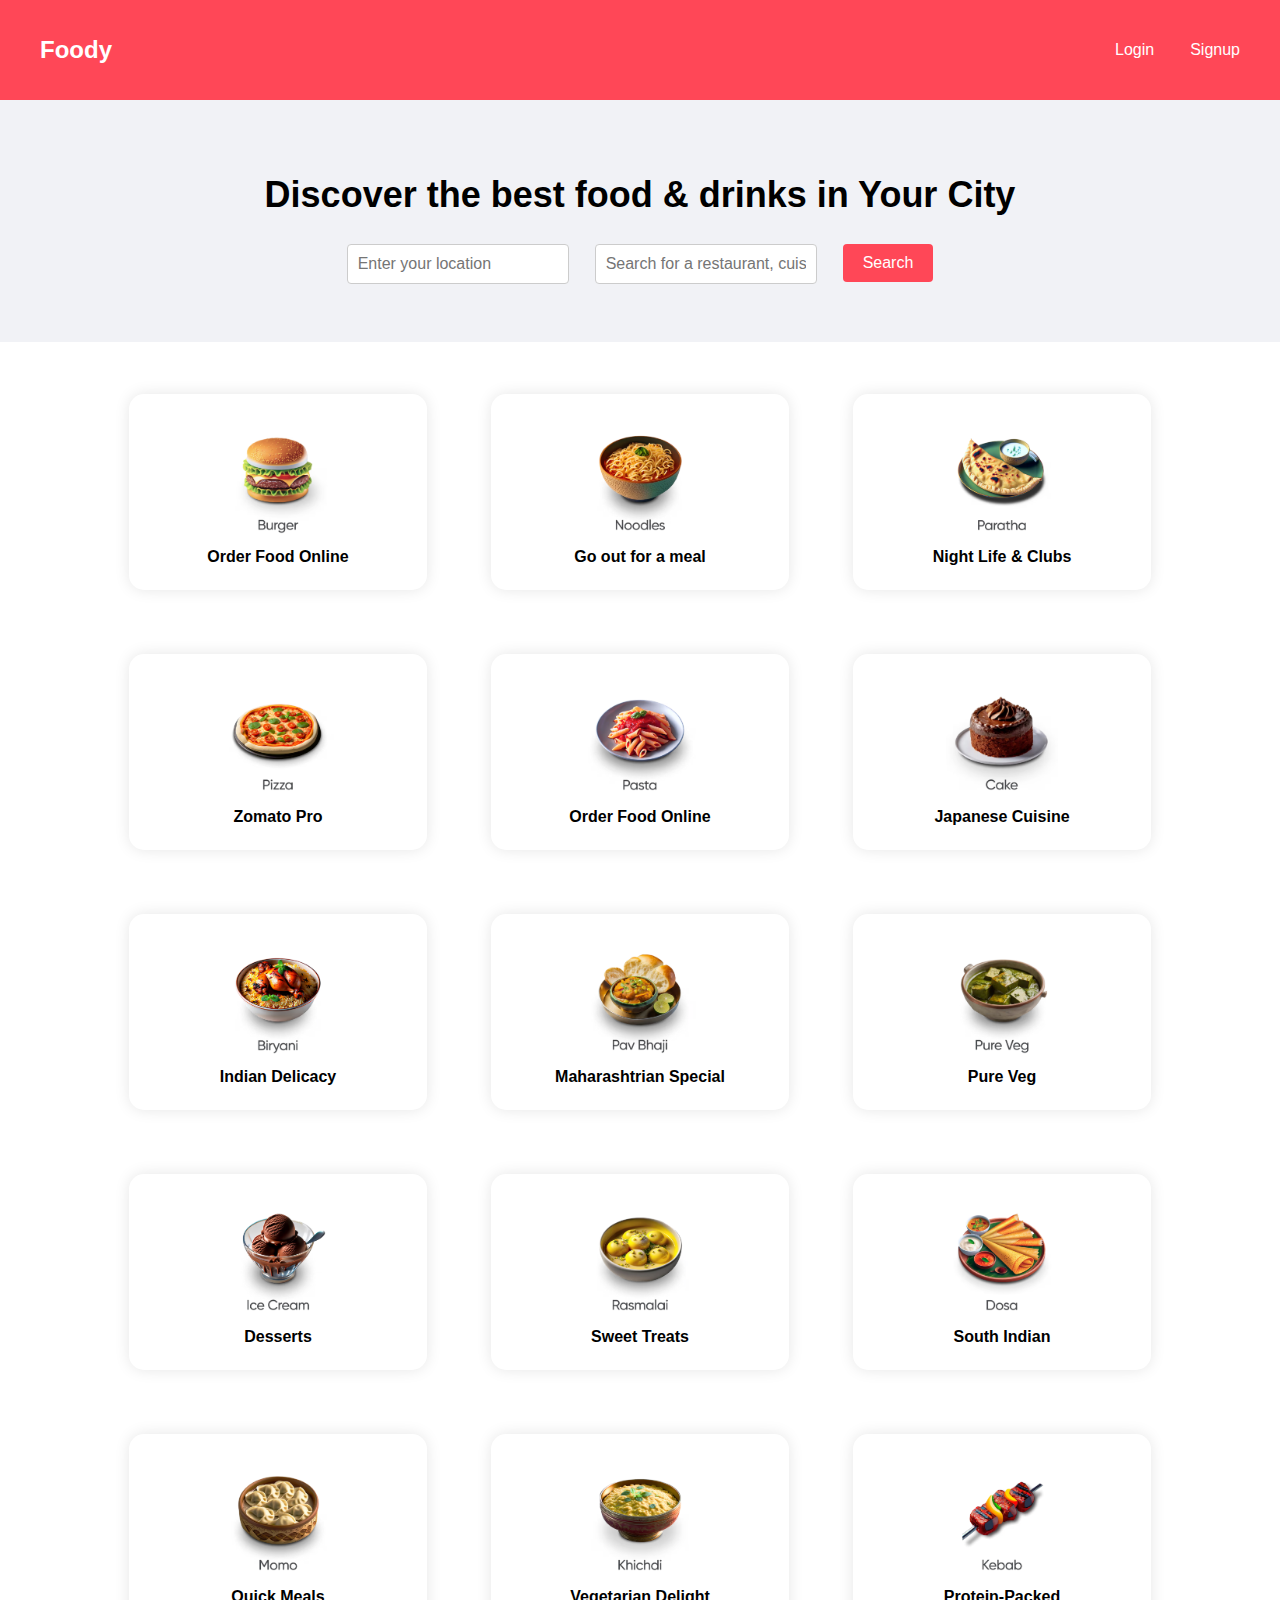
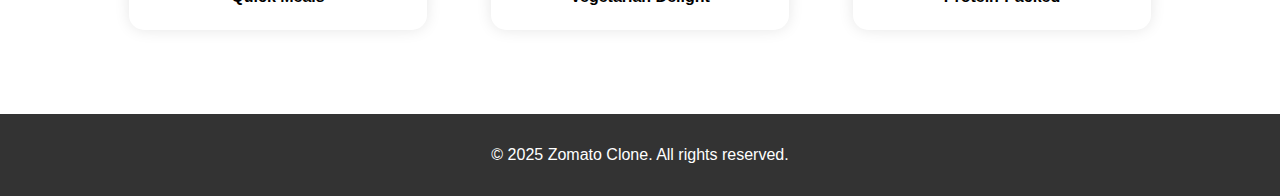
<file: Assignment 9/web1/index.html>
<!DOCTYPE html>
<html lang="en">

<head>
    <meta charset="UTF-8">
    <meta name="viewport" content="width=device-width, initial-scale=1.0">
    <title>Food Delivery</title>
    <link rel="stylesheet" href="style.css">
</head>

<body>
    <header>
        <nav>
            <div class="logo">Foody</div>
            <ul>
                <li><a href="#">Login</a></li>
                <li><a href="#">Signup</a></li>
            </ul>
        </nav>
    </header>

    <section class="hero">
        <h1>Discover the best food & drinks in Your City</h1>
        <div class="search-bar">
            <input type="text" id="location" placeholder="Enter your location">
            <input type="text" id="searchQuery" placeholder="Search for a restaurant, cuisine or dish">
            <a id="searchButton" href="#" target="_blank">
                <button>Search</button>
            </a>
        </div>
    </section>

    <section class="categories">
        <div class="category"><img src="images/Burger.png" alt="Burger"><span>Order Food Online</span></div>
        <div class="category"><img src="images/Noodles.png" alt="Noodles"><span>Go out for a meal</span></div>
        <div class="category"><img src="images/Paratha.png" alt="Paratha"><span>Night Life & Clubs</span></div>
        <div class="category"><img src="images/Pizza.png" alt="Pizza"><span>Zomato Pro</span></div>
        <div class="category"><img src="images/Pasta.png" alt="Pasta"><span>Order Food Online</span></div>
        <div class="category"><img src="images/Cake.png" alt="Cake"><span>Japanese Cuisine</span></div>
        <div class="category"><img src="images/Biryani.png" alt="Biryani"><span>Indian Delicacy</span></div>
        <div class="category"><img src="images/Pav Bhaji.png" alt="Pav Bhaji"><span>Maharashtrian Special</span></div>
        <div class="category"><img src="images/Pure Veg.png" alt="Pure Veg"><span>Pure Veg</span></div>
        <div class="category"><img src="images/Ice Cream.png" alt="Ice Cream"><span>Desserts</span></div>
        <div class="category"><img src="images/Rasmalai.png" alt="Rasmalai"><span>Sweet Treats</span></div>
        <div class="category"><img src="images/Dosa.png" alt="Dosa"><span>South Indian</span></div>
        <div class="category"><img src="images/Momo.png" alt="Momo"><span>Quick Meals</span></div>
        <div class="category"><img src="images/Khichdi.png" alt="Khichdi"><span>Vegetarian Delight </span></div>
        <div class="category"><img src="images/Kebab.png" alt="Kebab"><span>Protein-Packed</span></div>
    </section>

    <footer>
        <p>&copy; 2025 Zomato Clone. All rights reserved.</p>
    </footer>

    <script>
        document.getElementById('searchQuery').addEventListener('input', function () {
            let query = document.getElementById('searchQuery').value.trim();
            let zomatoURL = `https://www.zomato.com/search?q=${encodeURIComponent(query)}`;
            // we do this to encode the unicode to the code which we use in json data
            document.getElementById('searchButton').href = zomatoURL;
        });
    </script>
</body>

</html>
</file>
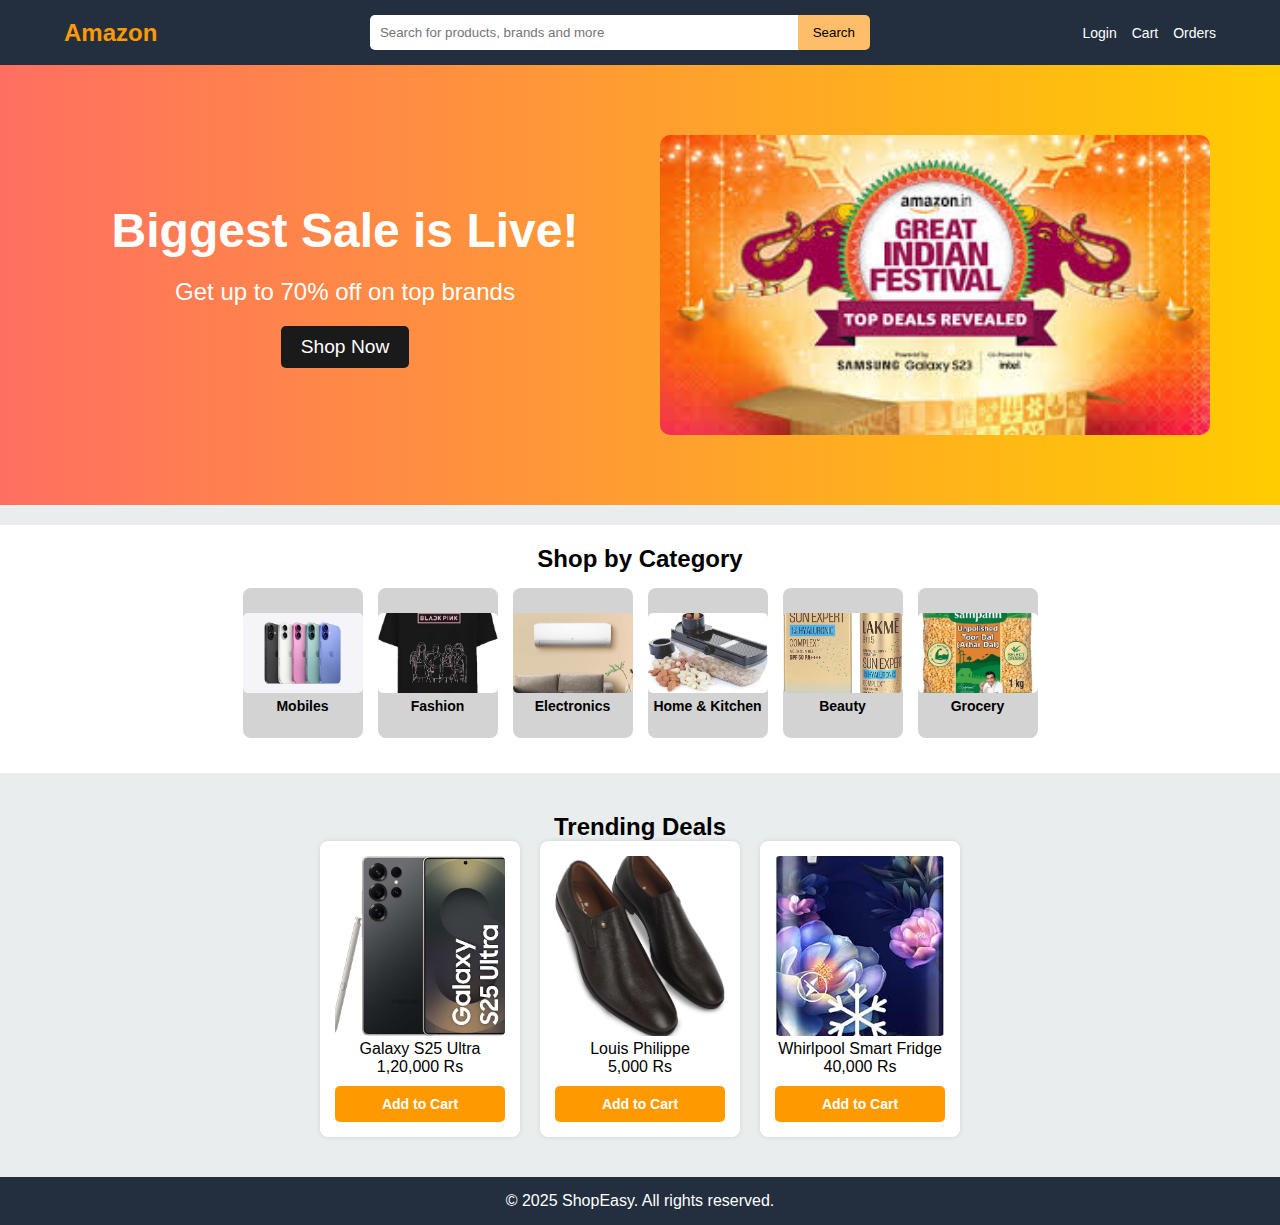
<file: Assignment 9/web2/index.html>
<!DOCTYPE html>
<html lang="en">
<head>
    <meta charset="UTF-8">
    <meta name="viewport" content="width=device-width, initial-scale=1.0">
    <title>ShopEasy - Your Online Store</title>
    <link rel="stylesheet" href="style.css">
</head>
<body>

    <!-- Header & Navbar -->
    <header>
        <div class="top-bar">
            <div class="logo">Amazon</div>
            <div class="search-bar">
                <input type="text" id="searchQuery" placeholder="Search for products, brands and more">
                <a id="searchButton" href="#" target="_blank">
                    <button>Search</button>
                </a>
            </div>
            <nav class="nav-links">
                <a href="#">Login</a>
                <a href="#">Cart</a>
                <a href="#">Orders</a>
            </nav>
            <button class="menu-btn">&#9776;</button> <!-- Mobile Menu Button -->
        </div>
    </header>

    <!-- Hero Section -->
    <section class="hero">
        <div class="hero-text">
            <h1>Biggest Sale is Live!</h1>
            <p>Get up to 70% off on top brands</p>
            <button>Shop Now</button>
        </div>
        <div class="hero-image">
            <img src="amazon.jpeg" alt="Sale Banner" width="100%">
        </div>
    </section>

    <!-- Categories -->
    <section class="categories">
        <h2>Shop by Category</h2>
        <div class="category-container">
            <div class="category">
                <img src="phone.jpg" alt="Mobiles">
                <p>Mobiles</p>
            </div>
            <div class="category">
                <img src="cloth.jpg" alt="Fashion">
                <p>Fashion</p>
            </div>
            <div class="category">
                <img src="ac.jpg" alt="Electronics" class="category-image">
                <p>Electronics</p>
            </div>
            <div class="category">
                <img src="home.jpg" alt="Home & Kitchen">
                <p>Home & Kitchen</p>
            </div>
            <div class="category">
                <img src="beauty.jpg" alt="Beauty">
                <p>Beauty</p>
            </div>
            <div class="category">
                <img src="grocery.jpg" alt="Grocery">
                <p>Grocery</p>
            </div>
        </div>
    </section>

    <!-- Products Section -->
    <section class="products">
        <h2>Trending Deals</h2>
        <div class="product-container">
            <div class="product">
                <img src="galaxys25.jpg" alt="Product 1">
                <p>Galaxy S25 Ultra</p>
                <p>1,20,000 Rs</p>
                <button>Add to Cart</button>
            </div>
            <div class="product">
                <img src="shoes.jpg" alt="Product 2">
                <p>Louis Philippe</p>
                <p>5,000 Rs</p>
                <button>Add to Cart</button>
            </div>
            <div class="product">
                <img src="fridege2.jpg" alt="Product 3">
                <p>Whirlpool Smart Fridge</p>
                <p>40,000 Rs</p>
                <button>Add to Cart</button>
            </div>
        </div>
    </section>

    <!-- Footer -->
    <footer>
        <p>&copy; 2025 ShopEasy. All rights reserved.</p>
    </footer>

    <!-- Search Redirect Script -->
    <script>
        document.getElementById('searchQuery').addEventListener('input', function () {
            let query = document.getElementById('searchQuery').value.trim();
            let amazonURL = `https://www.amazon.com/s?k=${encodeURIComponent(query)}`;
            document.getElementById('searchButton').href = amazonURL;
        });
    </script>

</body>
</html>
</file>
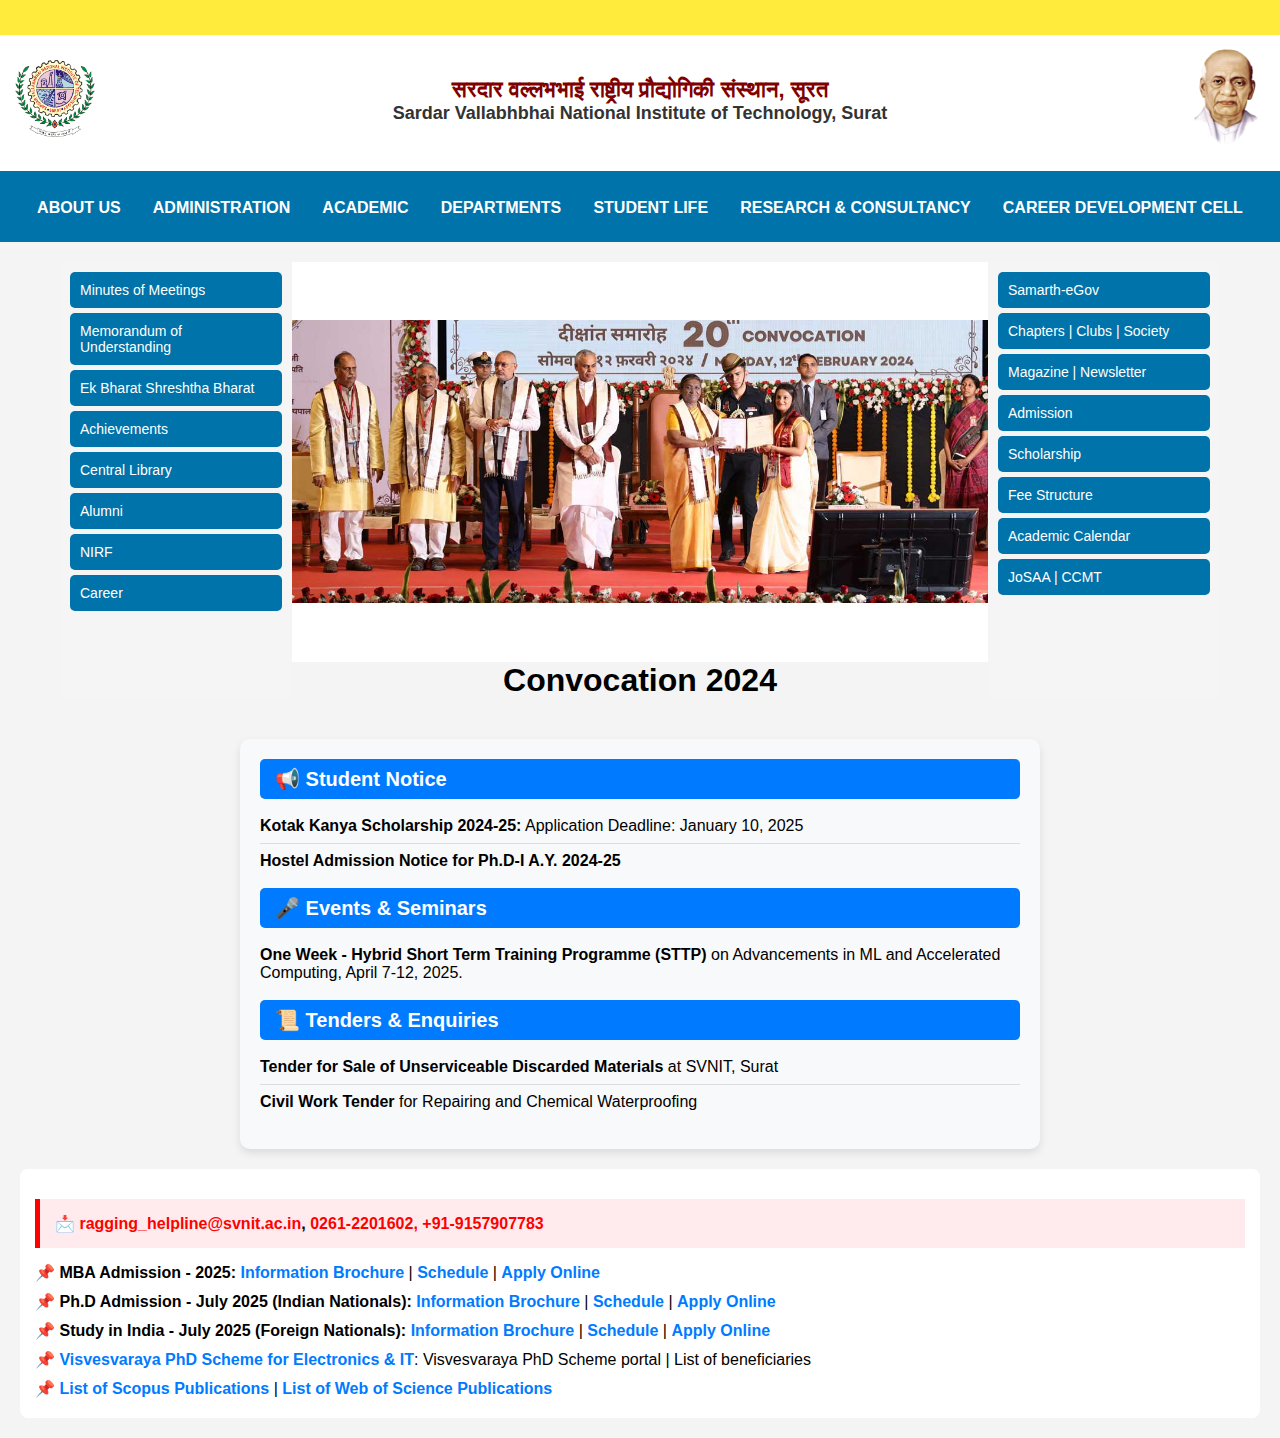
<file: Assignment 9/web3/index.html>
<!DOCTYPE html>
<html lang="en">
<head>
    <meta charset="UTF-8">
    <meta name="viewport" content="width=device-width, initial-scale=1.0">
    <title>SVNIT Surat Clone</title>
    <link rel="stylesheet" href="style.css">
</head>
<body>

    <!-- Floating Announcement Ticker -->
    <div class="ticker-container">
        <div class="ticker">
            <p>📢 MBA Admission - 2025: <a href="#">Information Brochure</a> | <a href="#">Schedule</a> | <a href="#">Apply Online</a> &nbsp; | &nbsp;
               📢 Ph.D Admission - July 2025: <a href="#">Information Brochure</a> | <a href="#">Schedule</a> | <a href="#">Flyer</a> | <a href="#">Apply Online</a> &nbsp; | &nbsp;
               📢 Study in India - July 2025: <a href="#">Information Brochure</a> | <a href="#">Schedule</a> | <a href="#">Apply Online</a>
            </p>
        </div>
    </div>

    <!-- Header -->
    <header>
        <div class="logo">
            <img src="images/logo.png" alt="Institute Logo">
        </div>
        <div class="title">
            <h1>सरदार वल्लभभाई राष्ट्रीय प्रौद्योगिकी संस्थान, सूरत</h1>
            <h2>Sardar Vallabhbhai National Institute of Technology, Surat</h2>
        </div>
        <div class="icon">
            <img src="images/sardar_vallabhbhai_patel.png" alt="Gandhi Icon">
        </div>
    </header>

    <!-- Navigation Bar -->
    <nav>
        <ul>
            <li><a href="#">ABOUT US</a></li>
            <li><a href="#">ADMINISTRATION</a></li>
            <li><a href="#">ACADEMIC</a></li>
            <li><a href="#">DEPARTMENTS</a></li>
            <li><a href="#">STUDENT LIFE</a></li>
            <li><a href="#">RESEARCH & CONSULTANCY</a></li>
            <li><a href="#">CAREER DEVELOPMENT CELL</a></li>
        </ul>
    </nav>

    <!-- Main Content -->
    <main>
        <aside class="sidebar left">
            <button>Minutes of Meetings</button>
            <button>Memorandum of Understanding</button>
            <button>Ek Bharat Shreshtha Bharat</button>
            <button>Achievements</button>
            <button>Central Library</button>
            <button>Alumni</button>
            <button>NIRF</button>
            <button>Career</button>
        </aside>

        <section class="content">
            <div class="banner-container">
                <img src="images/convo.jpg" class="banner-image">
            </div>
            <h1>Convocation 2024</h1>
        </section>

        <aside class="sidebar right">
            <button>Samarth-eGov</button>
            <button>Chapters | Clubs | Society</button>
            <button>Magazine | Newsletter</button>
            <button>Admission</button>
            <button>Scholarship</button>
            <button>Fee Structure</button>
            <button>Academic Calendar</button>
            <button>JoSAA | CCMT</button>
        </aside>
    </main>

    <!-- Notices and Events Section -->
    <section class="notice-section">
        <h2>📢 Student Notice</h2>
        <ul>
            <li><strong>Kotak Kanya Scholarship 2024-25:</strong> Application Deadline: January 10, 2025</li>
            <li><strong>Hostel Admission Notice for Ph.D-I A.Y. 2024-25</strong></li>
        </ul>
    
        <h2>🎤 Events & Seminars</h2>
        <ul>
            <li><strong>One Week - Hybrid Short Term Training Programme (STTP)</strong> on Advancements in ML and Accelerated Computing, April 7-12, 2025.</li>
        </ul>
    
        <h2>📜 Tenders & Enquiries</h2>
        <ul>
            <li><strong>Tender for Sale of Unserviceable Discarded Materials</strong> at SVNIT, Surat</li>
            <li><strong>Civil Work Tender</strong> for Repairing and Chemical Waterproofing</li>
        </ul>
    </section>
    

    <section class="admission-updates">
        <p class="helpline">
            <span style="color: red; font-weight: bold;">📩 ragging_helpline@svnit.ac.in</span>, 
            <span style="color: red;">0261-2201602, +91-9157907783</span>
        </p>
        
        <ul class="updates">
            <li>📌 <strong>MBA Admission - 2025:</strong> <a href="#">Information Brochure</a> | <a href="#">Schedule</a> | <a href="#">Apply Online</a></li>
            <li>📌 <strong>Ph.D Admission - July 2025 (Indian Nationals):</strong> <a href="#">Information Brochure</a> | <a href="#">Schedule</a> | <a href="#">Apply Online</a></li>
            <li>📌 <strong>Study in India - July 2025 (Foreign Nationals):</strong> <a href="#">Information Brochure</a> | <a href="#">Schedule</a> | <a href="#">Apply Online</a></li>
            <li>📌 <a href="#">Visvesvaraya PhD Scheme for Electronics & IT</a>: Visvesvaraya PhD Scheme portal | List of beneficiaries</li>
            <li>📌 <a href="#">List of Scopus Publications</a> | <a href="#">List of Web of Science Publications</a></li>
        </ul>
    </section>
    

</body>
</html>
</file>
<file: Assignment 9/web1/style.css>
body {
  font-family: Arial, sans-serif;
  margin: 0;
  padding: 0;
  text-align: center;
}
header nav {
  display: flex;
  justify-content: space-between;
  padding: 1rem;
  background: #ff4757;
  color: white;
}
.logo {
  font-size: 1.5rem;
  font-weight: bold;
}
nav ul {
  list-style: none;
  display: flex;
  gap: 1rem;
}
nav ul li a {
  color: white;
  text-decoration: none;
}
.hero {
  padding: 2rem;
  background: #f8f9fa;
}
.search-bar input,
.search-bar button {
  padding: 0.5rem;
  margin: 0.5rem;
  border: 1px solid #ccc;
}
.search-bar button {
  background: #ff4757;
  color: white;
  border: none;
  cursor: pointer;
}
.categories {
  display: flex;
  flex-wrap: wrap;
  justify-content: center;
  gap: 1.5rem;
  padding: 2rem;
}
.category {
  background: white;
  padding: 1.5rem;
  border-radius: 15px;
  box-shadow: 0 0 15px rgba(0, 0, 0, 0.1);
  text-align: center;
  flex: 1 1 250px;
  max-width: 250px;
  transition: transform 0.3s ease-in-out;
}
.category:hover {
  transform: scale(1.05);
}
.category img {
  width: 120px;
  height: 120px;
  object-fit: contain;
}
footer {
  background: #333;
  color: white;
  padding: 1rem;
  margin-top: 2rem;
}

@media (max-width: 768px) {
  .categories {
    flex-direction: column;
    align-items: center;
  }
  .category {
    width: 80%;
    max-width: 300px;
  }
  .category img {
    width: 100px;
    height: 100px;
  }
}

.category {
  text-align: center;
  margin: 20px;
}

.category img {
  display: block;
  margin: 0 auto;
}

.category span {
  display: block;
  margin-top: 10px;
  font-size: 16px;
  font-weight: bold;
}

body {
  font-family: Arial, sans-serif;
  margin: 0;
  padding: 0;
}

header {
  background-color: #ff4757;
  padding: 20px 0;
  box-shadow: 0 2px 4px rgba(0, 0, 0, 0.1);
}

nav {
  display: flex;
  justify-content: space-between;
  align-items: center;
  max-width: 1200px;
  margin: 0 auto;
  padding: 0 20px;
}

.logo {
  font-size: 24px;
  font-weight: bold;
  color: white;
}

nav ul {
  list-style: none;
  margin: 0;
  padding: 0;
  display: flex;
}

nav ul li {
  margin-left: 20px;
}

nav ul li a {
  color: white;
  text-decoration: none;
  font-size: 16px;
  transition: color 0.3s;
}

nav ul li a:hover {
  color: #ffdd59;
}

.hero {
  text-align: center;
  padding: 50px 20px;
  background-color: #f1f2f6;
}

.hero h1 {
  font-size: 36px;
  margin-bottom: 20px;
}

.search-bar {
  display: flex;
  justify-content: center;
  gap: 10px;
}

.search-bar input {
  padding: 10px;
  font-size: 16px;
  border: 1px solid #ccc;
  border-radius: 4px;
  width: 200px;
}

.search-bar button {
  padding: 10px 20px;
  font-size: 16px;
  background-color: #ff4757;
  color: white;
  border: none;
  border-radius: 4px;
  cursor: pointer;
  transition: background-color 0.3s;
}

.search-bar button:hover {
  background-color: #ff6b81;
}
</file>
<file: Assignment 9/web3/style.css>
/* General Styling */
* {
  margin: 0;
  padding: 0;
  box-sizing: border-box;
  font-family: Arial, sans-serif;
}

body {
  background-color: #f4f4f4;
}

/* Floating Announcement Ticker */
.ticker-container {
  width: 100%;
  background-color: #ffeb3b;
  overflow: hidden;
  white-space: nowrap;
  position: fixed;
  top: 0;
  left: 0;
  padding: 8px 0;
  font-weight: bold;
  z-index: 1000;
}

.ticker {
  display: inline-block;
  animation: scrollTicker 20s linear infinite;
}

.ticker p {
  display: inline-block;
  padding-left: 100%;
  color: #000;
}

.ticker a {
  color: #0073aa;
  text-decoration: none;
  font-weight: bold;
}

.ticker a:hover {
  text-decoration: underline;
}

/* Scrolling Animation */
@keyframes scrollTicker {
  from {
    transform: translateX(100%);
  }
  to {
    transform: translateX(-100%);
  }
}

/* Header */
header {
  display: flex;
  align-items: center;
  justify-content: space-between;
  background-color: white;
  padding: 15px;
  border-bottom: 3px solid #0073aa;
  margin-top: 30px;
}

.logo img,
.icon img {
  width: 80px;
}

.title {
  text-align: center;
}

.title h1 {
  font-size: 22px;
  color: #800000;
}

.title h2 {
  font-size: 18px;
  color: #333;
}

/* Navigation Bar */
nav {
  background-color: #0073aa;
  padding: 10px;
}

nav ul {
  display: flex;
  justify-content: space-around;
  list-style: none;
}


/* Sidebar Styling */
.sidebar {
  width: 20%;
  display: flex;
  flex-direction: column;
  align-items: stretch;
  padding: 10px;
  background-color: #f5f5f5;
  border-radius: 5px;
}

/* Sidebar Buttons */
.sidebar button {
  width: 100%;
  padding: 10px;
  background-color: #0073aa;
  color: white;
  border: none;
  text-align: left;
  font-size: 14px;
  cursor: pointer;
  margin-bottom: 5px;
  border-radius: 5px;
  transition: background-color 0.3s ease-in-out;
}

.sidebar button:hover {
  background-color: #005f85;
}

/* Sidebar Layout */
main {
  display: flex;
  justify-content: space-between;
  max-width: 1200px;
  margin: auto;
  padding: 20px;
}

/* Adjusting Sidebar Position */
.sidebar.left {
  order: 1;
}

.sidebar.right {
  order: 3;
}

/* Center Content */
.content {
  width: 60%;
  text-align: center;
  order: 2;
}

/* Navbar Styling Fix */
nav ul {
  display: flex;
  justify-content: space-evenly;
  flex-wrap: wrap;
  background-color: #0073aa;
  padding: 10px 0;
  list-style: none;
}

nav ul li {
  margin: 5px;
}

nav ul li a {
  text-decoration: none;
  color: white;
  font-weight: bold;
}

nav ul li a:hover {
  text-decoration: underline;
}

.banner-container {
    width: 100%; /* Adjust as per your layout */
    height: 400px; /* Set height according to your layout */
    display: flex;
    justify-content: center; /* Centers image horizontally */
    align-items: center; /* Centers image vertically */
    overflow: hidden;
    background-color: white; /* Optional: adds a background */
}

.banner-image {
    width: 100%;
    height: 100%;
    object-fit: contain; /* Ensures the full image is visible without cropping */
}

.admission-updates {
    margin: 20px;
    padding: 15px;
    background: white;
    border-radius: 8px;
}

.helpline {
    font-size: 18px;
    font-weight: bold;
    margin-bottom: 10px;
}

.updates {
    list-style: none;
    padding: 0;
}

.updates li {
    font-size: 16px;
    padding: 5px 0;
}

.updates a {
    color: #007BFF;
    text-decoration: none;
    font-weight: bold;
}

.updates a:hover {
    text-decoration: underline;
}

.notice-section {
    max-width: 800px;
    margin: 20px auto;
    padding: 20px;
    background: #f8f9fa;
    border-radius: 10px;
    box-shadow: 0px 4px 8px rgba(0, 0, 0, 0.1);
}

.notice-section h2 {
    background: #007BFF;
    color: white;
    padding: 8px 15px;
    border-radius: 5px;
    font-size: 20px;
}

.notice-section ul {
    list-style-type: none;
    padding: 0;
    margin: 10px 0;
}

.notice-section ul li {
    font-size: 16px;
    padding: 8px 0;
    border-bottom: 1px solid #ddd;
}

.notice-section ul li:last-child {
    border-bottom: none;
}

.helpline {
    margin-top: 15px;
    padding: 15px;
    background: #ffebee;
    border-left: 5px solid red;
    font-size: 16px;
    font-weight: bold;
}

.helpline p {
    margin: 5px 0;
}

.helpline a {
    color: red;
    text-decoration: none;
    font-weight: bold;
}

.helpline a:hover {
    text-decoration: underline;
}
</file>
<file: Assignment 9/web2/style.css>
/* Reset and General Styles */
* {
    margin: 0;
    padding: 0;
    box-sizing: border-box;
    font-family: Arial, sans-serif;
}

body {
    background-color: #EAEDED;
}

/* Header */
header {
    background: #232f3e;
    color: white;
    padding: 15px 0;
}

.top-bar {
    display: flex;
    align-items: center;
    justify-content: space-between;
    width: 90%;
    margin: auto;
    flex-wrap: wrap;
}

/* Logo */
.logo {
    font-size: 24px;
    font-weight: bold;
    color: #ff9900;
}

/* Search Bar */
.search-bar {
    flex: 1;
    margin: 0 20px;
    display: flex;
    max-width: 500px;
}

.search-bar input {
    width: 100%;
    padding: 10px;
    border: none;
    border-radius: 5px 0 0 5px;
}

.search-bar button {
    padding: 10px 15px;
    background: #febd69;
    border: none;
    cursor: pointer;
    border-radius: 0 5px 5px 0;
}

.search-bar button:hover {
    background: #f3a847;
}

/* Navigation Links */
.nav-links {
    display: flex;
    gap: 15px;
}

.nav-links a {
    color: white;
    text-decoration: none;
    font-size: 14px;
}

.nav-links a:hover {
    text-decoration: underline;
}

/* Mobile Menu Button */
.menu-btn {
    display: none;
    font-size: 24px;
    background: none;
    border: none;
    color: white;
    cursor: pointer;
}

/* Hero Section */
.hero {
    display: flex;
    flex-wrap: wrap;
    background: linear-gradient(to right, #ff6f61, #ffcc00);
    padding: 50px;
    text-align: center;
    justify-content: center;
    align-items: center;
    color: white;
}

.hero-text {
    flex: 1;
    min-width: 300px;
    margin: 20px;
}

.hero-text h1 {
    font-size: 3rem;
    margin-bottom: 20px;
}

.hero-text p {
    font-size: 1.5rem;
    margin-bottom: 20px;
}

.hero-text button {
    padding: 10px 20px;
    font-size: 1.2rem;
    background: #1a1a1a;
    color: white;
    border: none;
    border-radius: 5px;
    cursor: pointer;
}

.hero-text button:hover {
    background: #333;
}

.hero-image {
    flex: 1;
    height: 300px;
    min-width: 300px;
    margin: 20px;
    display: flex;
    align-items: center;
    justify-content: center;
}

.hero-image img {
    max-width: 100%;
    max-height: 100%;
    border-radius: 10px;
}

/* Categories Section */
.categories {
    padding: 20px;
    text-align: center;
    background: white;
    margin: 20px 0;
}

.category-container {
    display: flex;
    justify-content: center;
    flex-wrap: wrap;
    gap: 15px;
    padding: 15px;
    align-items: center;
}

.category {
    width: 120px;
    height: 150px;
    background: lightgray;
    display: flex;
    flex-direction: column;
    align-items: center;
    justify-content: center;
    font-size: 14px;
    font-weight: bold;
    border-radius: 8px;
    cursor: pointer;
    transition: background 0.3s;
}

.category img {
    width: 80px;
    height: 80px;
    object-fit: contain;
    margin-bottom: 5px;
}

.category:hover {
    background: gray;
    color: white;
}

/* Products Section */
.products {
    padding: 20px;
    text-align: center;
}

.product-container {
    display: flex;
    justify-content: center;
    gap: 20px;
    flex-wrap: wrap;
}

.product {
    width: 200px;
    background: white;
    padding: 15px;
    border-radius: 8px;
    box-shadow: 0 0 5px rgba(0, 0, 0, 0.1);
    text-align: center;
}

/* Footer */
footer {
    background: #232f3e;
    color: white;
    text-align: center;
    padding: 15px;
    margin-top: 20px;
}

/* Responsive */
@media (max-width: 768px) {
    .nav-links {
        display: none;
    }

    .menu-btn {
        display: block;
    }

    .category {
        width: 100px;
        height: 120px;
    }

    .product {
        width: 100%;
        max-width: 300px;
    }
}

.category img {
    width: 100%;
    max-height: 100px; /* Adjust this value as needed */
    object-fit: cover;
    border-radius: 5px;
}

.product img {
    width: 100%;  /* Make image fit the product container */
    height: 180px; /* Set a fixed height for consistency */
    object-fit: cover; /* Ensures the image fits properly without stretching */
    border-radius: 5px;
}

.product button {
    background-color: #ff9900; /* Amazon-like orange */
    color: white;
    border: none;
    padding: 10px 15px;
    font-size: 14px;
    font-weight: bold;
    cursor: pointer;
    border-radius: 5px;
    transition: background 0.3s ease, transform 0.2s ease;
    width: 100%;
    margin-top: 10px;
}

.product button:hover {
    background-color: #e68a00; /* Slightly darker orange */
    transform: scale(1.05); /* Small zoom effect */
}

.product button:active {
    transform: scale(0.95); /* Click effect */
}
</file>
